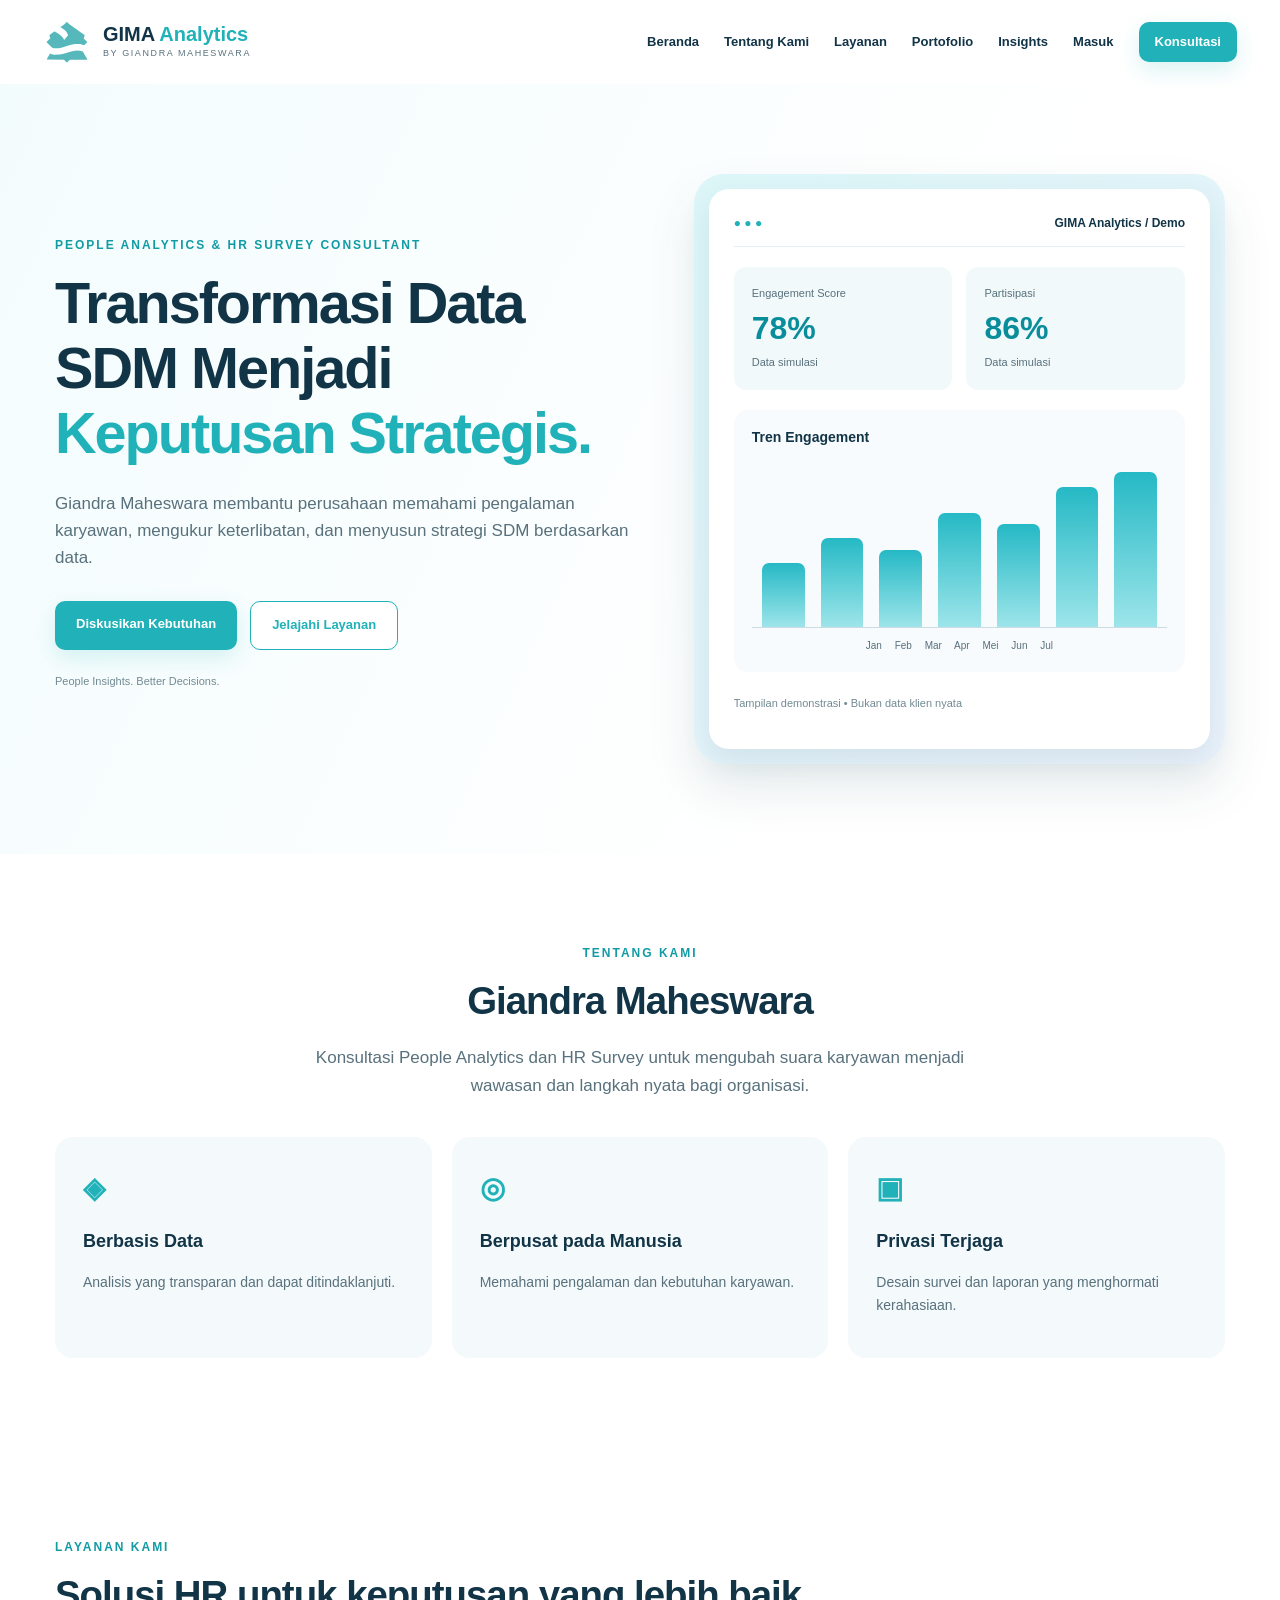
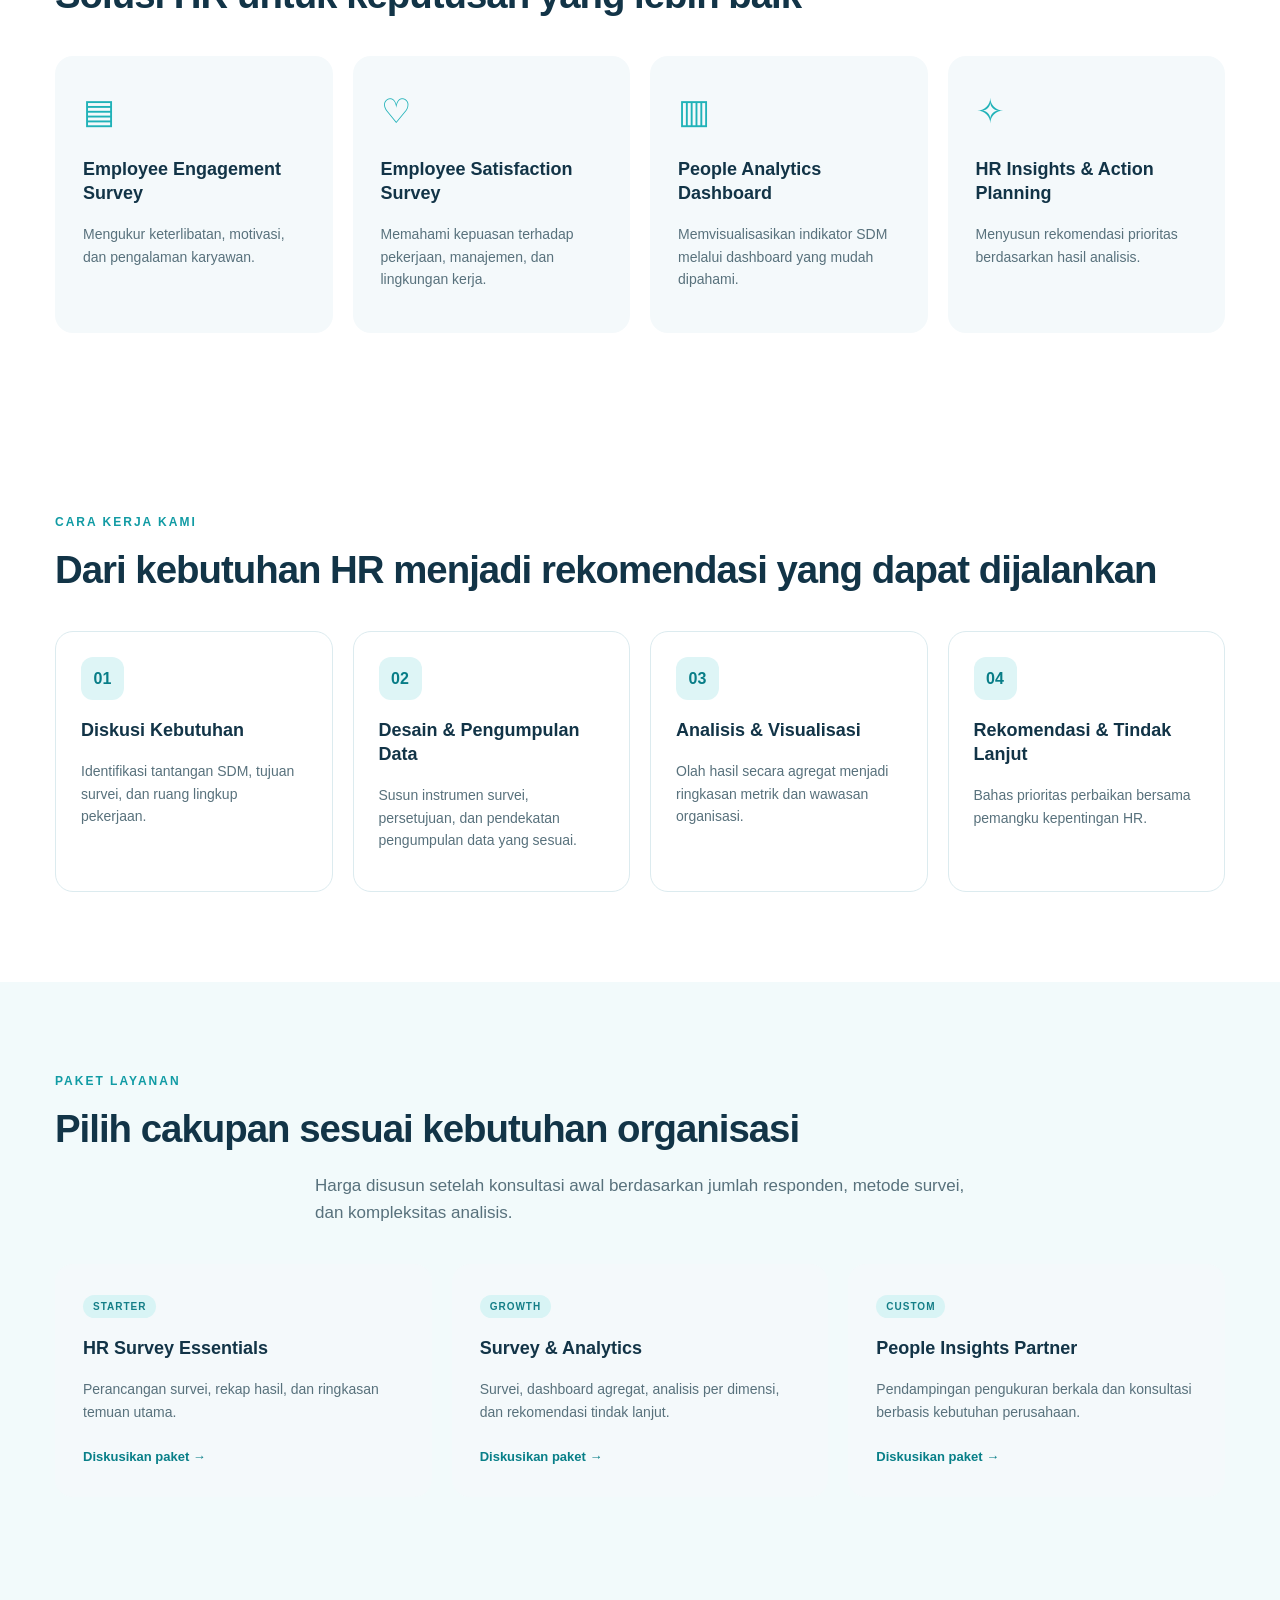
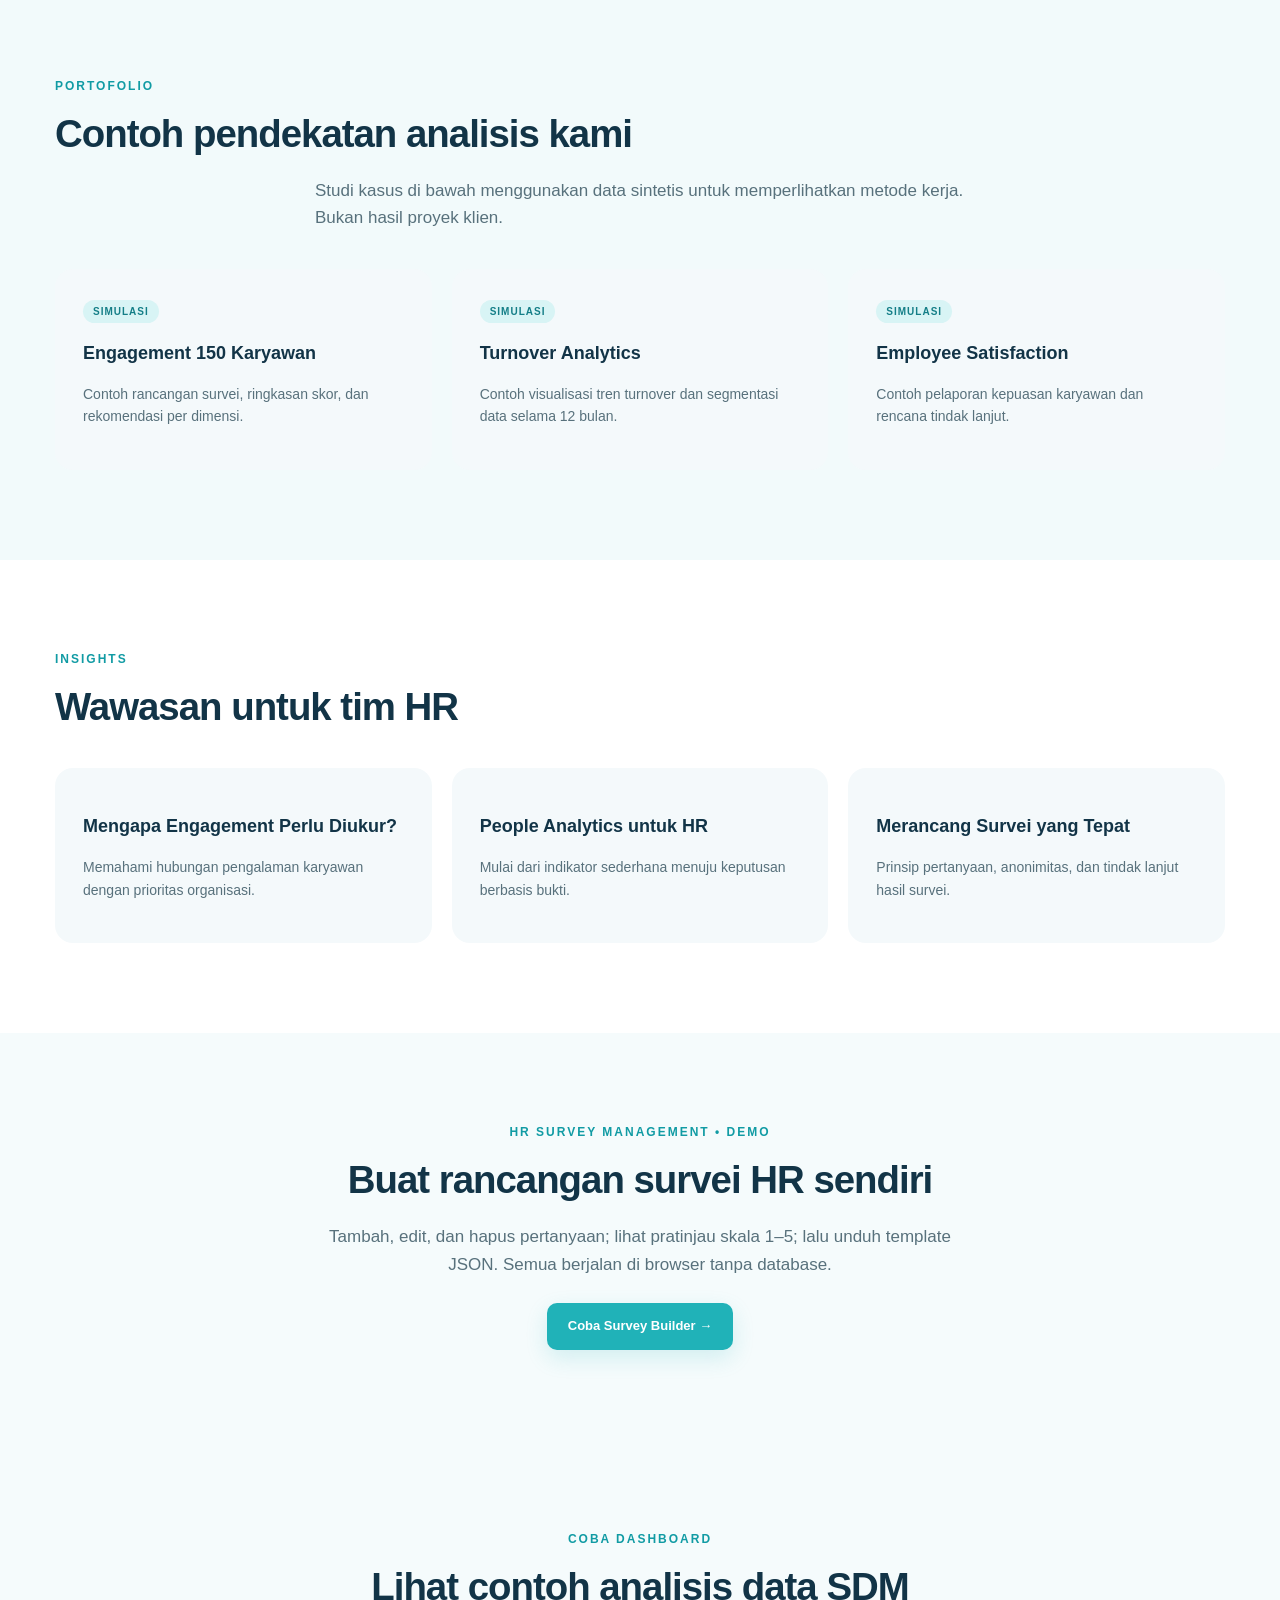
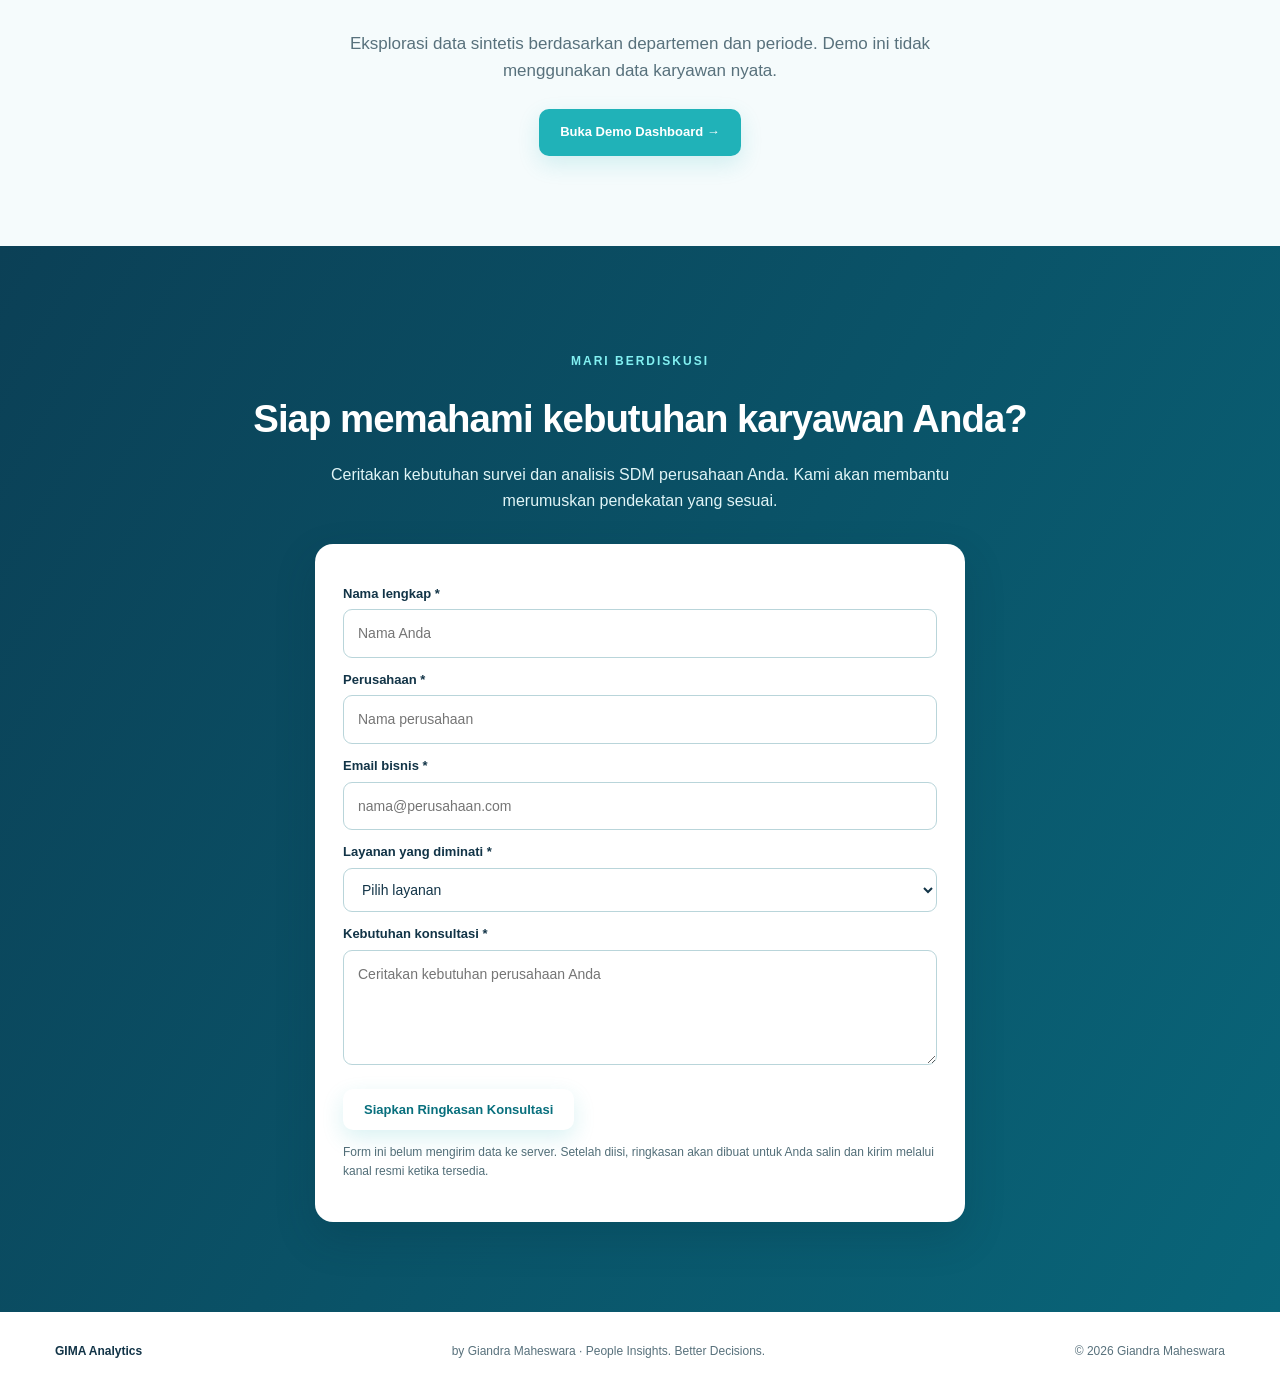
<file: index.html>
<!doctype html><html lang="id"><head><meta charset="utf-8"><meta name="viewport" content="width=device-width,initial-scale=1"><meta name="description" content="GIMA Analytics by Giandra Maheswara — People Analytics dan HR Survey Consulting untuk keputusan SDM berbasis data."><title>GIMA Analytics | Giandra Maheswara</title><link rel="stylesheet" href="/assets/css/base.css"><link rel="stylesheet" href="/assets/css/sections.css"><link rel="stylesheet" href="/assets/css/contact.css"><link rel="manifest" href="/manifest.webmanifest"><meta name="theme-color" content="#123c70"></head><body><header class="top"><a class="brand" href="#home"><img class="brand-logo" src="/assets/giandra-maheswara-logo.svg" alt="Logo Giandra Maheswara" width="48" height="48"><span><strong>GIMA <em>Analytics</em></strong><small>BY GIANDRA MAHESWARA</small></span></a><button id="menu" aria-label="Buka menu" aria-expanded="false">☰</button><nav id="nav"><a href="#home">Beranda</a><a href="#about">Tentang Kami</a><a href="#services">Layanan</a><a href="#portfolio">Portofolio</a><a href="#insights">Insights</a><a href="/login" class="admin-login-link">Masuk</a><a href="#contact" class="btn small">Konsultasi</a></nav></header><main><section class="hero section" id="home"><div><p class="eyebrow">PEOPLE ANALYTICS & HR SURVEY CONSULTANT</p><h1>Transformasi Data SDM Menjadi <span>Keputusan Strategis.</span></h1><p class="lead">Giandra Maheswara membantu perusahaan memahami pengalaman karyawan, mengukur keterlibatan, dan menyusun strategi SDM berdasarkan data.</p><div class="actions"><a class="btn" href="#contact">Diskusikan Kebutuhan</a><a class="btn outline" href="#services">Jelajahi Layanan</a></div><p class="micro">People Insights. Better Decisions.</p></div><div class="visual"><div class="window"><div class="windowtop">● ● ● <span>GIMA Analytics / Demo</span></div><div class="stats"><article><small>Engagement Score</small><strong>78%</strong><span>Data simulasi</span></article><article><small>Partisipasi</small><strong>86%</strong><span>Data simulasi</span></article></div><div class="chart"><h3>Tren Engagement</h3><div class="bars"><i style="height:38%"></i><i style="height:53%"></i><i style="height:46%"></i><i style="height:68%"></i><i style="height:61%"></i><i style="height:83%"></i><i style="height:92%"></i></div><div class="axis">Jan　 Feb　 Mar　 Apr　 Mei　 Jun　 Jul</div></div><p class="micro">Tampilan demonstrasi • Bukan data klien nyata</p></div></div></section><section class="section about" id="about"><p class="eyebrow">TENTANG KAMI</p><h2>Giandra Maheswara</h2><p class="intro">Konsultasi People Analytics dan HR Survey untuk mengubah suara karyawan menjadi wawasan dan langkah nyata bagi organisasi.</p><div class="features"><article><b>◈</b><h3>Berbasis Data</h3><p>Analisis yang transparan dan dapat ditindaklanjuti.</p></article><article><b>◎</b><h3>Berpusat pada Manusia</h3><p>Memahami pengalaman dan kebutuhan karyawan.</p></article><article><b>▣</b><h3>Privasi Terjaga</h3><p>Desain survei dan laporan yang menghormati kerahasiaan.</p></article></div></section><section class="section" id="services"><p class="eyebrow">LAYANAN KAMI</p><h2>Solusi HR untuk keputusan yang lebih baik</h2><div class="cards"><article><div class="glyph">▤</div><h3>Employee Engagement Survey</h3><p>Mengukur keterlibatan, motivasi, dan pengalaman karyawan.</p></article><article><div class="glyph">♡</div><h3>Employee Satisfaction Survey</h3><p>Memahami kepuasan terhadap pekerjaan, manajemen, dan lingkungan kerja.</p></article><article><div class="glyph">▥</div><h3>People Analytics Dashboard</h3><p>Memvisualisasikan indikator SDM melalui dashboard yang mudah dipahami.</p></article><article><div class="glyph">✧</div><h3>HR Insights & Action Planning</h3><p>Menyusun rekomendasi prioritas berdasarkan hasil analisis.</p></article></div></section><section class="section process" id="process"><p class="eyebrow">CARA KERJA KAMI</p><h2>Dari kebutuhan HR menjadi rekomendasi yang dapat dijalankan</h2><div class="process-grid"><article><span>01</span><h3>Diskusi Kebutuhan</h3><p>Identifikasi tantangan SDM, tujuan survei, dan ruang lingkup pekerjaan.</p></article><article><span>02</span><h3>Desain & Pengumpulan Data</h3><p>Susun instrumen survei, persetujuan, dan pendekatan pengumpulan data yang sesuai.</p></article><article><span>03</span><h3>Analisis & Visualisasi</h3><p>Olah hasil secara agregat menjadi ringkasan metrik dan wawasan organisasi.</p></article><article><span>04</span><h3>Rekomendasi & Tindak Lanjut</h3><p>Bahas prioritas perbaikan bersama pemangku kepentingan HR.</p></article></div></section><section class="section shaded" id="packages"><p class="eyebrow">PAKET LAYANAN</p><h2>Pilih cakupan sesuai kebutuhan organisasi</h2><p class="intro">Harga disusun setelah konsultasi awal berdasarkan jumlah responden, metode survei, dan kompleksitas analisis.</p><div class="cards three"><article><span class="pill">STARTER</span><h3>HR Survey Essentials</h3><p>Perancangan survei, rekap hasil, dan ringkasan temuan utama.</p><a class="text-link" href="#contact">Diskusikan paket →</a></article><article><span class="pill">GROWTH</span><h3>Survey & Analytics</h3><p>Survei, dashboard agregat, analisis per dimensi, dan rekomendasi tindak lanjut.</p><a class="text-link" href="#contact">Diskusikan paket →</a></article><article><span class="pill">CUSTOM</span><h3>People Insights Partner</h3><p>Pendampingan pengukuran berkala dan konsultasi berbasis kebutuhan perusahaan.</p><a class="text-link" href="#contact">Diskusikan paket →</a></article></div></section><section class="section shaded" id="portfolio"><p class="eyebrow">PORTOFOLIO</p><h2>Contoh pendekatan analisis kami</h2><p class="intro">Studi kasus di bawah menggunakan data sintetis untuk memperlihatkan metode kerja. Bukan hasil proyek klien.</p><div class="cards three"><article><span class="pill">SIMULASI</span><h3>Engagement 150 Karyawan</h3><p>Contoh rancangan survei, ringkasan skor, dan rekomendasi per dimensi.</p></article><article><span class="pill">SIMULASI</span><h3>Turnover Analytics</h3><p>Contoh visualisasi tren turnover dan segmentasi data selama 12 bulan.</p></article><article><span class="pill">SIMULASI</span><h3>Employee Satisfaction</h3><p>Contoh pelaporan kepuasan karyawan dan rencana tindak lanjut.</p></article></div></section><section class="section" id="insights"><p class="eyebrow">INSIGHTS</p><h2>Wawasan untuk tim HR</h2><div class="cards three"><article><h3>Mengapa Engagement Perlu Diukur?</h3><p>Memahami hubungan pengalaman karyawan dengan prioritas organisasi.</p></article><article><h3>People Analytics untuk HR</h3><p>Mulai dari indikator sederhana menuju keputusan berbasis bukti.</p></article><article><h3>Merancang Survei yang Tepat</h3><p>Prinsip pertanyaan, anonimitas, dan tindak lanjut hasil survei.</p></article></div></section><section class="section demo-teaser"><p class="eyebrow">HR SURVEY MANAGEMENT • DEMO</p><h2>Buat rancangan survei HR sendiri</h2><p class="intro">Tambah, edit, dan hapus pertanyaan; lihat pratinjau skala 1–5; lalu unduh template JSON. Semua berjalan di browser tanpa database.</p><a class="btn" href="/survey">Coba Survey Builder →</a></section><section class="section demo-teaser"><p class="eyebrow">COBA DASHBOARD</p><h2>Lihat contoh analisis data SDM</h2><p class="intro">Eksplorasi data sintetis berdasarkan departemen dan periode. Demo ini tidak menggunakan data karyawan nyata.</p><a class="btn" href="/dashboard">Buka Demo Dashboard →</a></section><section class="section cta" id="contact"><p class="eyebrow">MARI BERDISKUSI</p><h2>Siap memahami kebutuhan karyawan Anda?</h2><p>Ceritakan kebutuhan survei dan analisis SDM perusahaan Anda. Kami akan membantu merumuskan pendekatan yang sesuai.</p><form id="consultation-form" class="consultation-form"><label for="contact-name">Nama lengkap *</label><input id="contact-name" name="name" autocomplete="name" required maxlength="100" placeholder="Nama Anda"><label for="contact-company">Perusahaan *</label><input id="contact-company" name="company" required maxlength="120" placeholder="Nama perusahaan"><label for="contact-email">Email bisnis *</label><input id="contact-email" name="email" type="email" autocomplete="email" required maxlength="180" placeholder="nama@perusahaan.com"><label for="contact-service">Layanan yang diminati *</label><select id="contact-service" name="service" required><option value="">Pilih layanan</option><option>Employee Engagement Survey</option><option>Employee Satisfaction Survey</option><option>People Analytics Dashboard</option><option>HR Insights & Action Planning</option></select><label for="contact-message">Kebutuhan konsultasi *</label><textarea id="contact-message" name="message" required maxlength="2000" rows="4" placeholder="Ceritakan kebutuhan perusahaan Anda"></textarea><button class="btn light" type="submit">Siapkan Ringkasan Konsultasi</button><p class="form-note" id="form-status" role="status" aria-live="polite">Form ini belum mengirim data ke server. Setelah diisi, ringkasan akan dibuat untuk Anda salin dan kirim melalui kanal resmi ketika tersedia.</p><div id="form-result" hidden><label for="consultation-summary">Ringkasan siap disalin</label><textarea id="consultation-summary" rows="8" readonly></textarea><button class="btn outline" id="copy-summary" type="button">Salin Ringkasan</button></div></form></section></main><footer><strong>GIMA Analytics</strong><span>by Giandra Maheswara · People Insights. Better Decisions.</span><span>© <span id="year"></span> Giandra Maheswara</span></footer><script src="/assets/js/navigation.js" defer></script><script src="/assets/js/consultation.js" defer></script><script src="/assets/js/install-app.js" defer></script></body></html>
</file>
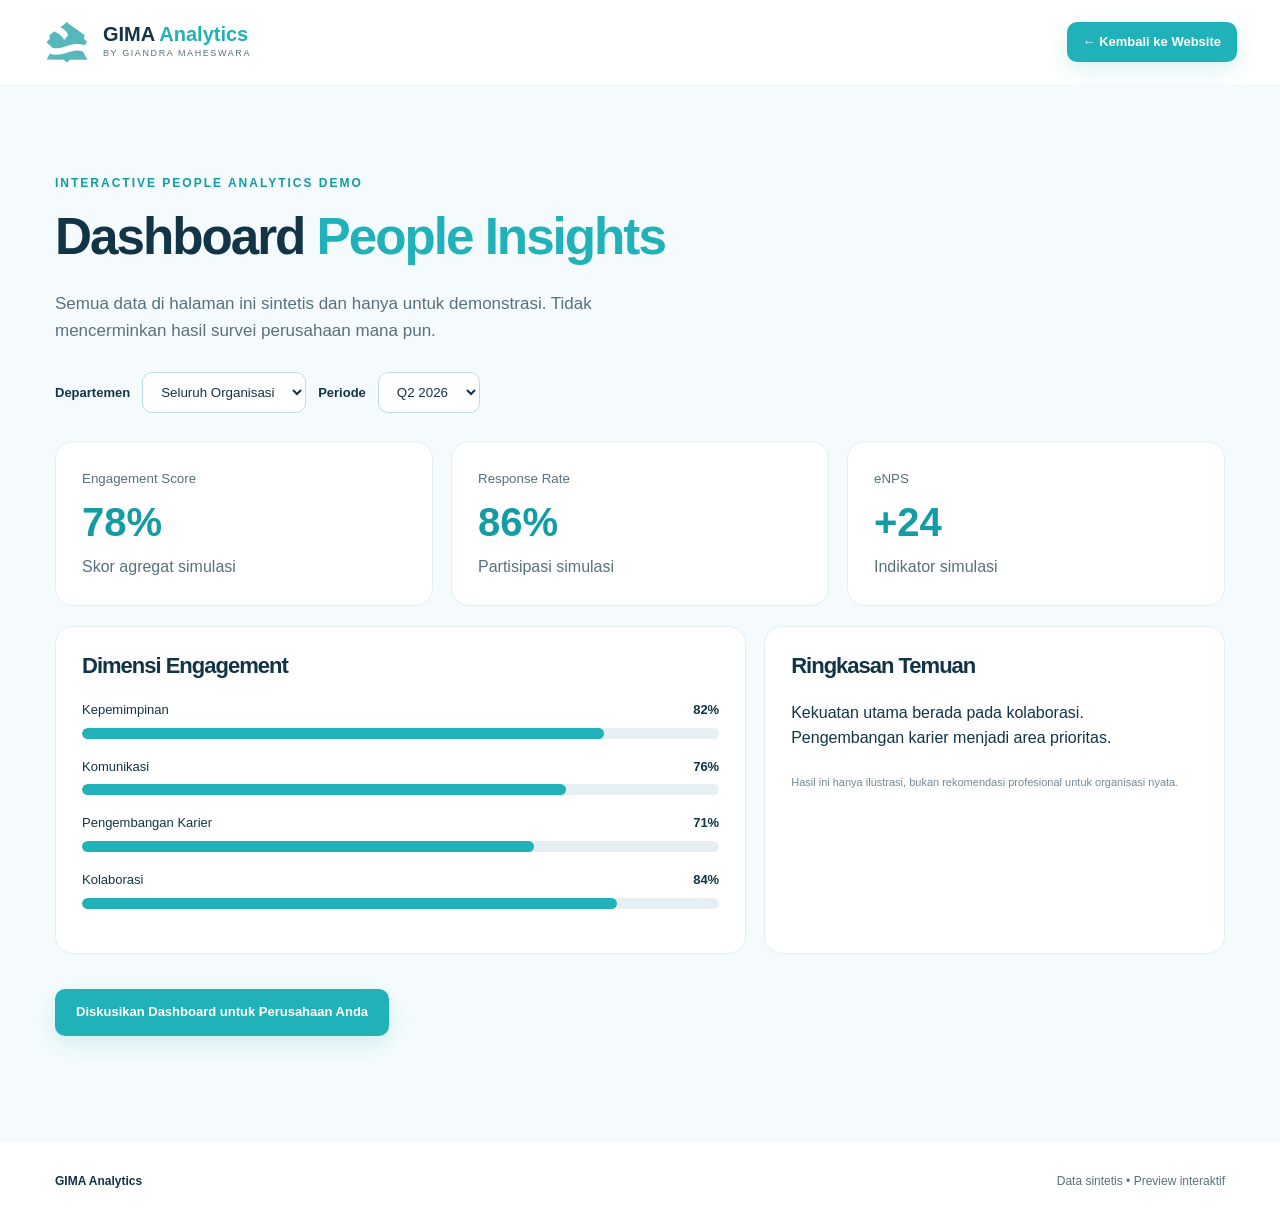
<file: dashboard.html>
<!doctype html><html lang="id"><head><meta charset="utf-8"><meta name="viewport" content="width=device-width,initial-scale=1"><title>Demo Dashboard | GIMA Analytics</title><link rel="stylesheet" href="/assets/css/base.css"><link rel="stylesheet" href="/assets/css/sections.css"><link rel="stylesheet" href="/assets/css/dashboard.css"></head><body><header class="top"><a class="brand" href="/"><img class="brand-logo" src="/assets/giandra-maheswara-logo.svg" alt="Logo Giandra Maheswara"><span><strong>GIMA <em>Analytics</em></strong><small>BY GIANDRA MAHESWARA</small></span></a><a class="btn small" href="/">← Kembali ke Website</a></header><main class="section demo"><p class="eyebrow">INTERACTIVE PEOPLE ANALYTICS DEMO</p><h1>Dashboard <span>People Insights</span></h1><p class="lead">Semua data di halaman ini sintetis dan hanya untuk demonstrasi. Tidak mencerminkan hasil survei perusahaan mana pun.</p><div class="demo-controls"><label for="department">Departemen</label><select id="department"><option value="all">Seluruh Organisasi</option><option value="operations">Operations</option><option value="sales">Sales</option><option value="support">Support</option></select><label for="period">Periode</label><select id="period"><option value="q2">Q2 2026</option><option value="q1">Q1 2026</option></select></div><div class="demo-metrics"><article><small>Engagement Score</small><strong id="engagement">—</strong><span>Skor agregat simulasi</span></article><article><small>Response Rate</small><strong id="response">—</strong><span>Partisipasi simulasi</span></article><article><small>eNPS</small><strong id="enps">—</strong><span>Indikator simulasi</span></article></div><div class="demo-panels"><article><h2>Dimensi Engagement</h2><div id="dimensions"></div></article><article><h2>Ringkasan Temuan</h2><p id="summary"></p><p class="micro">Hasil ini hanya ilustrasi, bukan rekomendasi profesional untuk organisasi nyata.</p></article></div><p><a href="/#contact" class="btn">Diskusikan Dashboard untuk Perusahaan Anda</a></p></main><footer><strong>GIMA Analytics</strong><span>Data sintetis • Preview interaktif</span></footer><script src="/assets/js/demo-data.js" defer></script><script src="/assets/js/dashboard.js" defer></script></body></html>
</file>
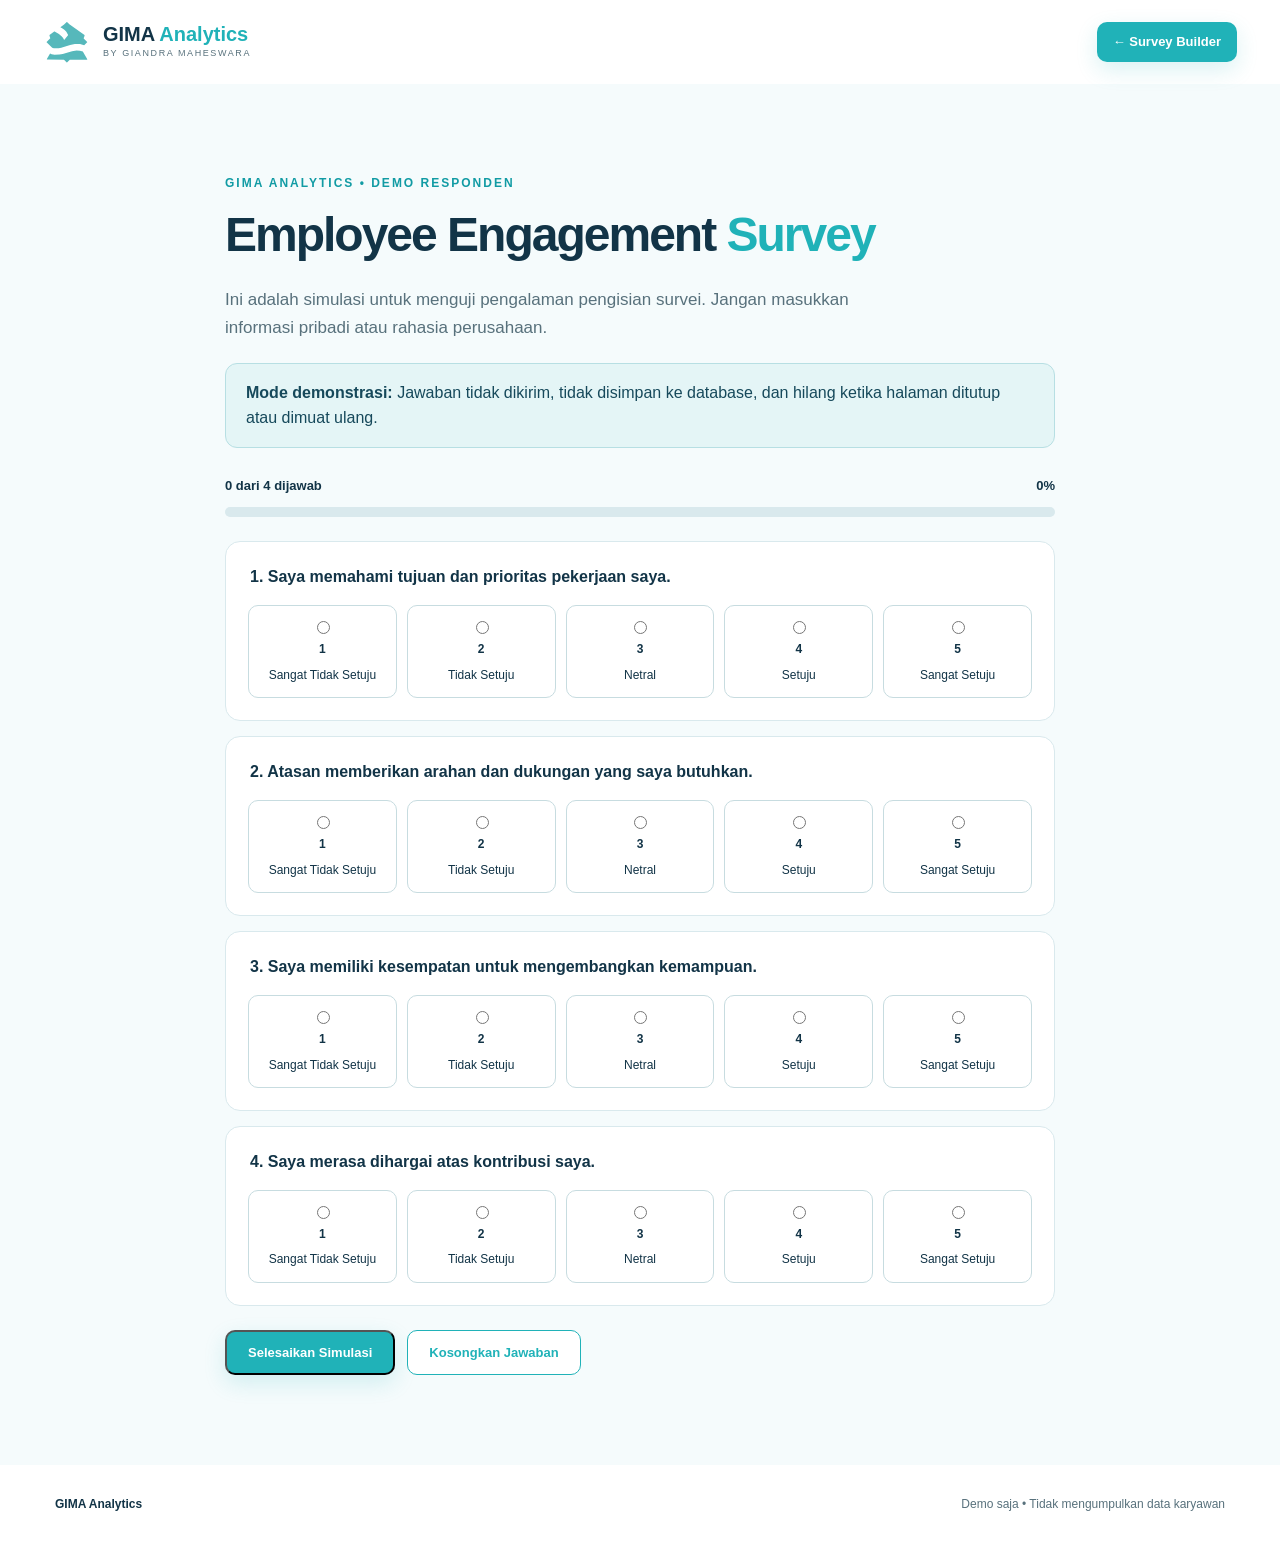
<file: respondent.html>
<!doctype html><html lang="id"><head><meta charset="utf-8"><meta name="viewport" content="width=device-width,initial-scale=1"><meta name="description" content="Simulasi pengisian survei HR GIMA Analytics tanpa pengiriman data."><title>Simulasi Responden | GIMA Analytics</title><link rel="stylesheet" href="/assets/css/base.css"><link rel="stylesheet" href="/assets/css/respondent.css"></head><body><header class="top"><a class="brand" href="/"><img class="brand-logo" src="/assets/giandra-maheswara-logo.svg" alt="Logo Giandra Maheswara"><span><strong>GIMA <em>Analytics</em></strong><small>BY GIANDRA MAHESWARA</small></span></a><a class="btn small" href="/survey">← Survey Builder</a></header><main class="section respondent-page"><div class="respondent-shell"><p class="eyebrow">GIMA ANALYTICS • DEMO RESPONDEN</p><h1>Employee Engagement <span>Survey</span></h1><p class="lead">Ini adalah simulasi untuk menguji pengalaman pengisian survei. Jangan masukkan informasi pribadi atau rahasia perusahaan.</p><div class="privacy-note" role="note"><strong>Mode demonstrasi:</strong> Jawaban tidak dikirim, tidak disimpan ke database, dan hilang ketika halaman ditutup atau dimuat ulang.</div><form id="response-form" novalidate><div class="progress-row"><span id="progress-label">0 dari 0 dijawab</span><span id="progress-percent">0%</span></div><div class="progress-track"><div id="progress-bar" class="progress-fill"></div></div><div id="response-questions"></div><p id="response-error" class="response-error" role="alert" aria-live="polite"></p><div class="respondent-actions"><button class="btn" type="submit">Selesaikan Simulasi</button><button class="btn outline" id="clear-responses" type="button">Kosongkan Jawaban</button></div></form><section id="response-complete" class="completion" hidden aria-live="polite"><h2>Simulasi selesai</h2><p>Terima kasih sudah mencoba. Tidak ada respons yang dikirim atau disimpan.</p><p id="completion-summary"></p><button class="btn" type="button" id="restart-responses">Coba Lagi</button></section></div></main><footer><strong>GIMA Analytics</strong><span>Demo saja • Tidak mengumpulkan data karyawan</span></footer><script src="/assets/js/survey-template.js" defer></script><script src="/assets/js/respondent.js" defer></script></body></html>
</file>
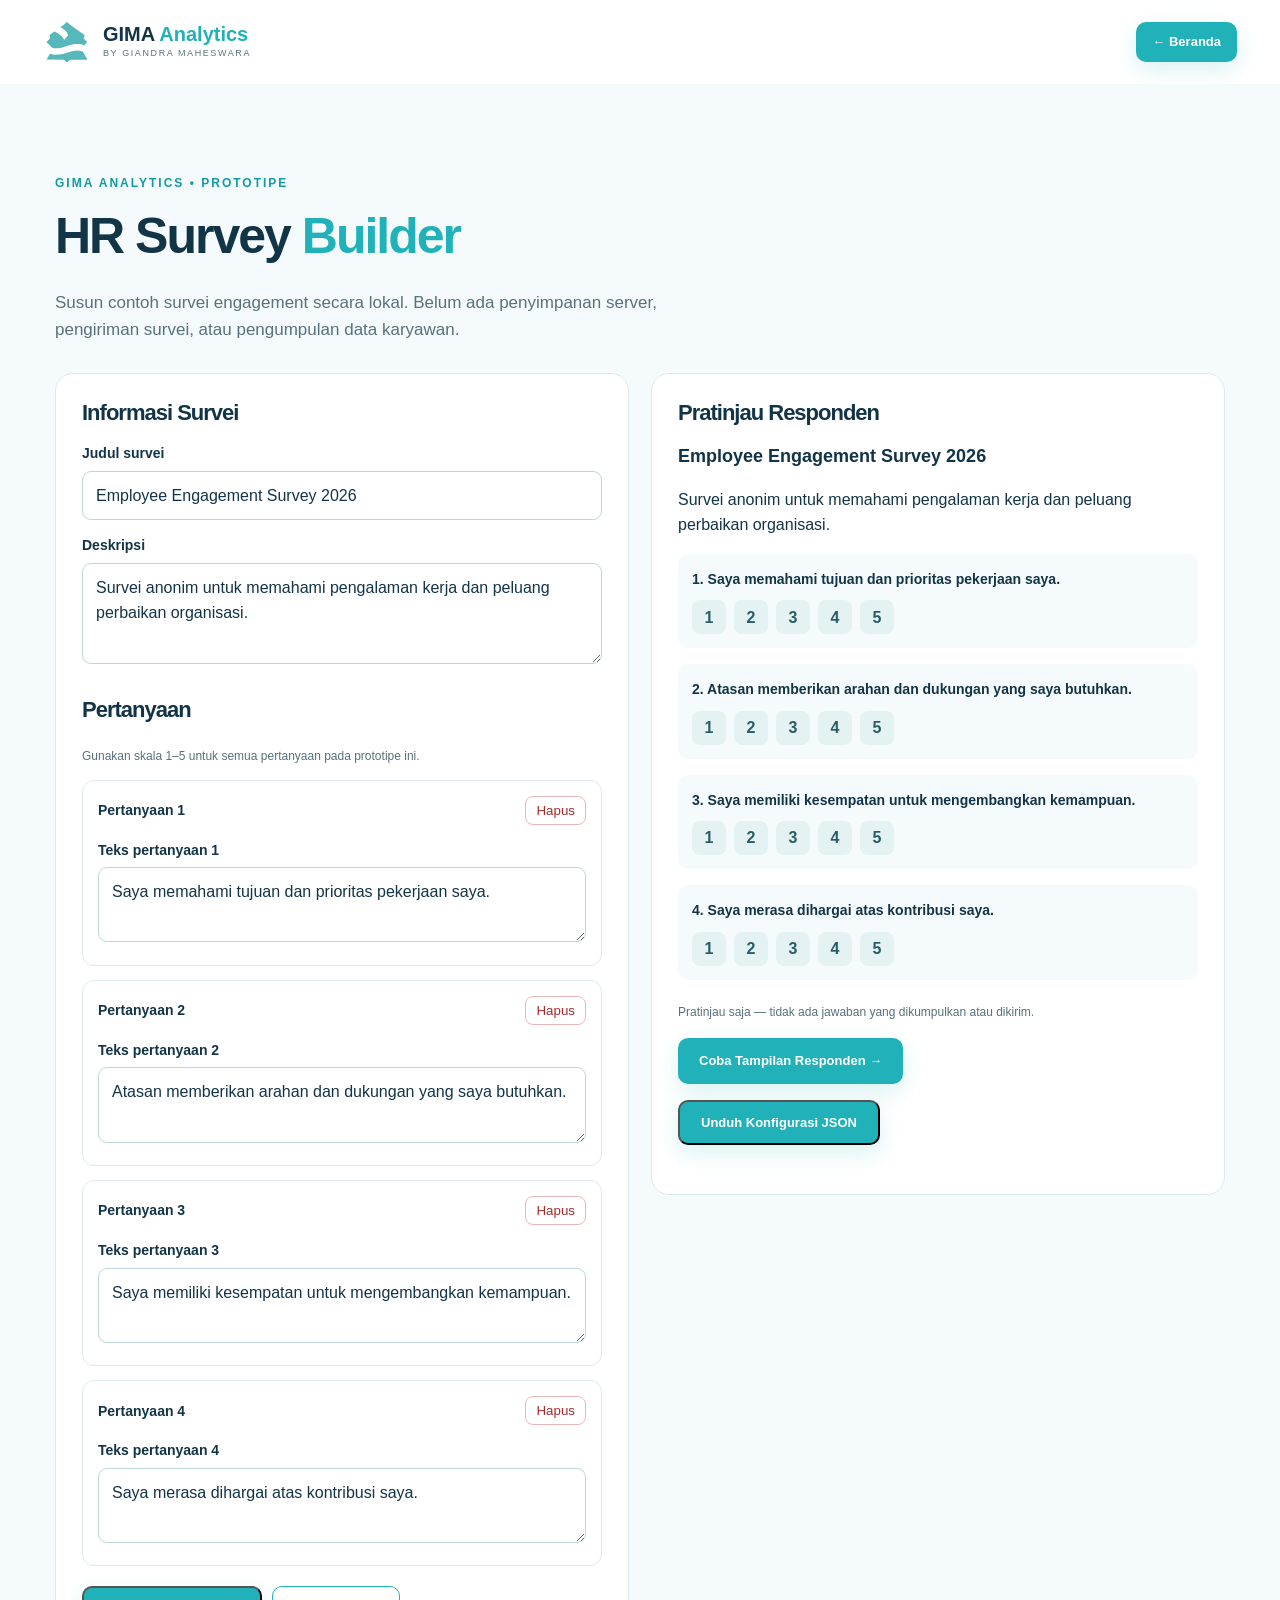
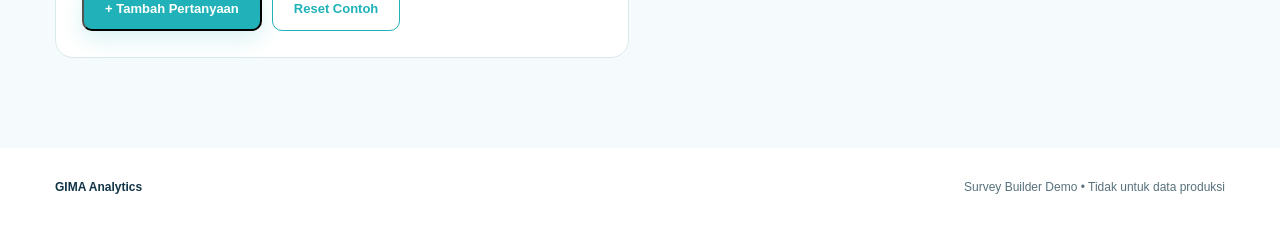
<file: survey.html>
<!doctype html>
<html lang="id"><head><meta charset="utf-8"><meta name="viewport" content="width=device-width,initial-scale=1"><meta name="description" content="Prototipe perancangan survei SDM GIMA Analytics dengan data lokal."><title>Survey Builder Demo | GIMA Analytics</title><link rel="stylesheet" href="/assets/css/base.css"><link rel="stylesheet" href="/assets/css/survey.css"></head>
<body><header class="top"><a class="brand" href="/"><img class="brand-logo" src="/assets/giandra-maheswara-logo.svg" alt="Logo Giandra Maheswara"><span><strong>GIMA <em>Analytics</em></strong><small>BY GIANDRA MAHESWARA</small></span></a><a class="btn small" href="/">← Beranda</a></header>
<main class="section survey-page"><p class="eyebrow">GIMA ANALYTICS • PROTOTIPE</p><h1>HR Survey <span>Builder</span></h1><p class="lead">Susun contoh survei engagement secara lokal. Belum ada penyimpanan server, pengiriman survei, atau pengumpulan data karyawan.</p>
<div class="survey-layout"><section class="survey-panel"><h2>Informasi Survei</h2><label for="survey-title">Judul survei</label><input id="survey-title" maxlength="100" value="Employee Engagement Survey 2026"><label for="survey-description">Deskripsi</label><textarea id="survey-description" rows="3" maxlength="400">Survei anonim untuk memahami pengalaman kerja dan peluang perbaikan organisasi.</textarea><h2>Pertanyaan</h2><p class="micro">Gunakan skala 1–5 untuk semua pertanyaan pada prototipe ini.</p><div id="question-list" aria-live="polite"></div><div class="survey-actions"><button type="button" class="btn" id="add-question">+ Tambah Pertanyaan</button><button type="button" class="btn outline" id="reset-survey">Reset Contoh</button></div></section><section class="survey-panel preview-panel"><h2>Pratinjau Responden</h2><div id="survey-preview"></div><p class="micro">Pratinjau saja — tidak ada jawaban yang dikumpulkan atau dikirim.</p><p><a class="btn" href="/respondent">Coba Tampilan Responden →</a></p><button type="button" class="btn" id="export-survey">Unduh Konfigurasi JSON</button><p id="survey-status" role="status" aria-live="polite" class="micro"></p></section></div>
</main><footer><strong>GIMA Analytics</strong><span>Survey Builder Demo • Tidak untuk data produksi</span></footer><script src="/assets/js/survey-template.js" defer></script><script src="/assets/js/survey-builder.js" defer></script></body></html>
</file>
<file: assets/css/base.css>
:root{--ink:#123447;--teal:#20b2b8;--dark:#0c3e54;--muted:#58717c;--bg:#f1fafb}*{box-sizing:border-box}html{scroll-behavior:smooth}body{margin:0;font-family:Inter,Arial,sans-serif;color:var(--ink);background:white;line-height:1.6}a{color:inherit;text-decoration:none}.top{height:84px;max-width:1250px;margin:auto;padding:0 28px;display:flex;align-items:center;justify-content:space-between;gap:25px}.brand{display:flex;align-items:center;gap:12px}.mark{width:48px;height:48px;background:var(--teal);color:white;display:grid;place-items:center;border-radius:13px;font-weight:900}.brand strong{display:block;font-size:20px;line-height:1.15}.brand em{color:var(--teal);font-style:normal}.brand small{display:block;font-size:9px;letter-spacing:1.6px;color:var(--muted)}nav{display:flex;align-items:center;gap:25px;font-size:13px;font-weight:600}nav a:hover{color:var(--teal)}#menu{display:none;background:none;border:0;font-size:25px}.btn{display:inline-block;background:var(--teal);color:white;border-radius:10px;padding:13px 21px;font-size:13px;font-weight:700;box-shadow:0 8px 22px #20b2b82a}.btn:hover{background:#138f97;color:white}.btn.small{padding:10px 16px}.btn.outline{background:white;color:var(--teal);border:1px solid var(--teal);box-shadow:none}.section{padding:90px max(28px,calc((100vw - 1170px)/2));scroll-margin-top:35px}.hero{background:linear-gradient(115deg,#f3fcfd,#fff 70%);display:grid;grid-template-columns:1.08fr 1fr;gap:65px;align-items:center;min-height:620px}.eyebrow{font-size:12px;font-weight:800;letter-spacing:2px;color:#119ba4;margin:0 0 15px}h1{font-size:clamp(38px,4.5vw,62px);line-height:1.13;letter-spacing:-2px;margin:0 0 24px}h1 span{color:var(--teal)}.lead,.intro{font-size:17px;color:var(--muted);max-width:650px}.actions{display:flex;gap:13px;flex-wrap:wrap;margin-top:30px}.micro{font-size:11px;color:#728a93;margin-top:23px}.visual{padding:15px;background:linear-gradient(140deg,#dcf6f8,#eaf2fb);border-radius:30px;box-shadow:0 25px 50px #0a42521a}.window{padding:25px;border-radius:20px;background:white;box-shadow:0 12px 30px #16495819}.windowtop{font-size:12px;color:var(--teal);border-bottom:1px solid #e6eef2;padding-bottom:13px}.windowtop span{color:var(--ink);float:right;font-weight:700}.stats{display:grid;grid-template-columns:1fr 1fr;gap:14px;margin:20px 0}.stats article{background:#f2f9fb;border-radius:12px;padding:18px}.stats small,.stats span{display:block;color:var(--muted);font-size:11px}.stats strong{display:block;font-size:32px;color:#098d9b}.chart{background:#f8fbfd;padding:18px;border-radius:14px}.chart h3{font-size:14px;margin:0}.bars{height:170px;display:flex;align-items:end;gap:16px;border-bottom:1px solid #cbdce2;margin-top:12px;padding:0 10px}.bars i{flex:1;background:linear-gradient(#25b9c5,#9de5ea);border-radius:7px 7px 0 0}.axis{font-size:10px;text-align:center;color:var(--muted);margin-top:10px}h2{font-size:clamp(29px,3vw,40px);line-height:1.2;letter-spacing:-1px;margin:0 0 20px}.about{text-align:center}.about .intro,.shaded .intro{margin:0 auto 35px}.features,.cards{display:grid;grid-template-columns:repeat(4,1fr);gap:20px;margin-top:38px}.features{grid-template-columns:repeat(3,1fr)}.features article,.cards article{background:#f4f9fb;padding:28px;border-radius:18px;text-align:left}.features b{font-size:29px;color:var(--teal)}h3{font-size:18px;line-height:1.35}.features p,.cards p{color:var(--muted);font-size:14px}.glyph{font-size:34px;color:var(--teal)}.shaded{background:#f2fafb}.three{grid-template-columns:repeat(3,1fr)}.pill{font-size:10px;letter-spacing:1px;font-weight:800;background:#d8f4f5;color:#147e87;border-radius:20px;padding:6px 10px}.cta{background:linear-gradient(120deg,#0b4056,#096579);color:white;text-align:center}.cta .eyebrow{color:#83f1f2}.cta p{max-width:640px;margin:16px auto 25px;color:#e1f5f7}.cta .btn.light{background:white;color:#086f7d}.cta .micro{font-size:11px}footer{display:flex;justify-content:space-between;gap:20px;flex-wrap:wrap;padding:30px max(28px,calc((100vw - 1170px)/2));font-size:12px;color:var(--muted)}footer strong{color:var(--ink)}@media(max-width:950px){.hero{grid-template-columns:1fr;gap:35px}.cards{grid-template-columns:repeat(2,1fr)}nav{gap:12px}.section{padding:65px 28px}}@media(max-width:700px){.top{height:72px;padding:0 18px}#menu{display:block}nav{display:none;position:absolute;z-index:10;top:72px;left:0;right:0;background:white;box-shadow:0 20px 30px #12344722;padding:25px;flex-direction:column;align-items:stretch}nav.open{display:flex}.hero{padding-top:50px}.features,.cards,.three{grid-template-columns:1fr}.section{padding:58px 22px}.window{padding:15px}.bars{gap:7px}h1{letter-spacing:-1px}.brand strong{font-size:17px}footer{padding:25px}}
/* Brand symbol from the supplied Giandra Maheswara logo */
.brand-logo{display:block;width:48px;height:48px;object-fit:contain;flex-shrink:0}
@media(max-width:700px){.brand-logo{width:43px;height:43px}}
</file>
<file: assets/css/sections.css>
/* Phase 2: consulting process and packages */
.process{background:#fff}.process-grid{display:grid;grid-template-columns:repeat(4,minmax(0,1fr));gap:20px;margin-top:38px}.process-grid article{padding:25px;border:1px solid #dcebef;border-radius:18px;background:#fff}.process-grid span{display:inline-grid;place-items:center;width:43px;height:43px;border-radius:12px;background:#def5f6;color:#087d87;font-weight:800}.process-grid p{font-size:14px;color:var(--muted)}.text-link{display:inline-block;margin-top:10px;color:#087f88;font-weight:700;font-size:13px}.text-link:hover{text-decoration:underline}@media(max-width:950px){.process-grid{grid-template-columns:repeat(2,minmax(0,1fr))}}@media(max-width:700px){.process-grid{grid-template-columns:1fr}}
</file>
<file: assets/css/contact.css>
/* Phase 2: dashboard demo and consultation intake */
.demo-teaser{text-align:center;background:#f5fbfc}.demo-teaser .intro{margin:0 auto 25px}.consultation-form{max-width:650px;margin:30px auto 0;padding:28px;background:#fff;color:var(--ink);border-radius:18px;text-align:left;box-shadow:0 16px 40px #052c3830}.consultation-form label{display:block;font-size:13px;font-weight:700;margin:12px 0 5px}.consultation-form input,.consultation-form select,.consultation-form textarea{width:100%;padding:12px 14px;border:1px solid #b9d5da;border-radius:9px;background:#fff;color:var(--ink);font:inherit;font-size:14px}.consultation-form input:focus,.consultation-form textarea:focus,.consultation-form select:focus{outline:2px solid var(--teal);outline-offset:1px}.consultation-form .btn{margin-top:16px;border:0;cursor:pointer}.consultation-form .form-note{font-size:12px;color:#526e78;margin:13px 0}.consultation-form #form-result{margin-top:20px}.consultation-form #form-result[hidden]{display:none}
</file>
<file: assets/css/dashboard.css>
.demo{background:#f5fbfc;min-height:80vh}.demo h1{font-size:clamp(35px,4vw,52px)}.demo-controls{display:flex;align-items:center;gap:12px;flex-wrap:wrap;margin:28px 0}.demo-controls label{font-weight:700;font-size:13px}.demo-controls select{padding:11px 14px;border:1px solid #c1dce0;border-radius:10px;background:white;color:var(--ink)}.demo-metrics{display:grid;grid-template-columns:repeat(3,1fr);gap:18px}.demo-metrics article,.demo-panels article{background:white;border:1px solid #e1eff1;border-radius:18px;padding:26px}.demo-metrics small,.demo-metrics span{display:block;color:var(--muted)}.demo-metrics strong{display:block;font-size:40px;color:#139ca5}.demo-panels{display:grid;grid-template-columns:1.5fr 1fr;gap:18px;margin:20px 0 35px}.demo-panels h2{font-size:22px}.dim{margin:18px 0}.dim-title{display:flex;justify-content:space-between;font-size:13px}.dim-track{height:11px;border-radius:20px;background:#e6f0f2;margin-top:7px;overflow:hidden}.dim-fill{height:100%;border-radius:20px;background:var(--teal)}@media(max-width:700px){.consultation-form{padding:20px}.demo-metrics,.demo-panels{grid-template-columns:1fr}.demo-controls{align-items:stretch;flex-direction:column}.demo-controls select{width:100%}}
</file>
<file: assets/css/respondent.css>
.respondent-page{background:#f5fbfc;min-height:80vh}.respondent-shell{max-width:830px;margin:0 auto}.respondent-page h1{font-size:clamp(30px,4vw,48px)}.privacy-note{padding:16px 20px;background:#e4f5f6;border:1px solid #b7dfe3;border-radius:12px;margin:22px 0;color:#16495b}.progress-row{display:flex;justify-content:space-between;font-size:13px;font-weight:700;margin-top:28px}.progress-track{height:10px;background:#d9e9ed;border-radius:30px;overflow:hidden;margin:10px 0 24px}.progress-fill{height:100%;background:#20b2b8;width:0;transition:width .2s}.response-card{padding:22px;background:white;border:1px solid #d9e9ed;border-radius:15px;margin:15px 0}.response-card fieldset{border:0;margin:0;padding:0;min-width:0}.response-card legend{font-weight:700;font-size:16px;margin-bottom:16px}.response-options{display:grid;grid-template-columns:repeat(5,minmax(0,1fr));gap:10px}.response-option{cursor:pointer;text-align:center;border:1px solid #c7dce0;border-radius:10px;padding:12px 4px;display:flex;flex-direction:column;align-items:center;gap:6px;font-size:12px}.response-option:has(input:checked){border-color:#168f97;background:#e3f7f8}.response-option input{accent-color:#168f97}.response-option:focus-within{outline:2px solid #168f97;outline-offset:2px}.respondent-actions{display:flex;gap:12px;flex-wrap:wrap;margin-top:24px}.respondent-actions button,.completion button{cursor:pointer}.response-error{color:#aa2626;font-weight:700}.completion{padding:28px;border-radius:16px;background:white;border:1px solid #b8dfe2;margin-top:25px}.completion[hidden],#response-form[hidden]{display:none}@media(max-width:600px){.response-card{padding:16px}.response-options{gap:5px}.response-option{font-size:10px;padding:9px 2px}}
</file>
<file: assets/css/survey.css>
.survey-page{background:#f5fbfc;min-height:80vh}.survey-page h1{font-size:clamp(32px,4vw,50px)}.survey-layout{display:grid;grid-template-columns:1fr 1fr;gap:22px;margin-top:30px;align-items:start}.survey-panel{padding:26px;background:#fff;border:1px solid #d9eaed;border-radius:18px;min-width:0}.survey-panel h2{font-size:22px;margin:0 0 16px}.survey-panel h2:not(:first-child){margin-top:26px}.survey-panel label{display:block;font-size:14px;font-weight:700;margin:14px 0 6px}.survey-panel input,.survey-panel textarea{width:100%;border:1px solid #bcd6db;border-radius:9px;padding:11px 13px;font:inherit;color:var(--ink);background:#fff}.survey-panel input:focus,.survey-panel textarea:focus{outline:2px solid var(--teal);outline-offset:2px}.question-item{border:1px solid #deebed;border-radius:12px;padding:15px;margin:14px 0}.question-head{display:flex;justify-content:space-between;align-items:center;gap:10px}.question-head strong{font-size:14px}.question-remove{border:1px solid #e6b8b8;border-radius:8px;background:#fff;color:#a12b2b;padding:6px 10px;cursor:pointer}.survey-actions{display:flex;gap:10px;flex-wrap:wrap;margin-top:20px}.survey-actions button,.preview-panel button{cursor:pointer}.preview-question{margin:16px 0;padding:14px;background:#f5fbfc;border-radius:10px}.preview-question strong{display:block;font-size:14px}.scale{display:flex;gap:8px;margin-top:10px}.scale span{width:34px;height:34px;display:grid;place-items:center;border-radius:8px;background:#e4f2f4;color:#285d66;font-weight:700}.preview-panel{position:sticky;top:12px}.survey-panel .micro{color:#58717c;font-size:12px}@media(max-width:850px){.survey-layout{grid-template-columns:1fr}.preview-panel{position:static}}
</file>
